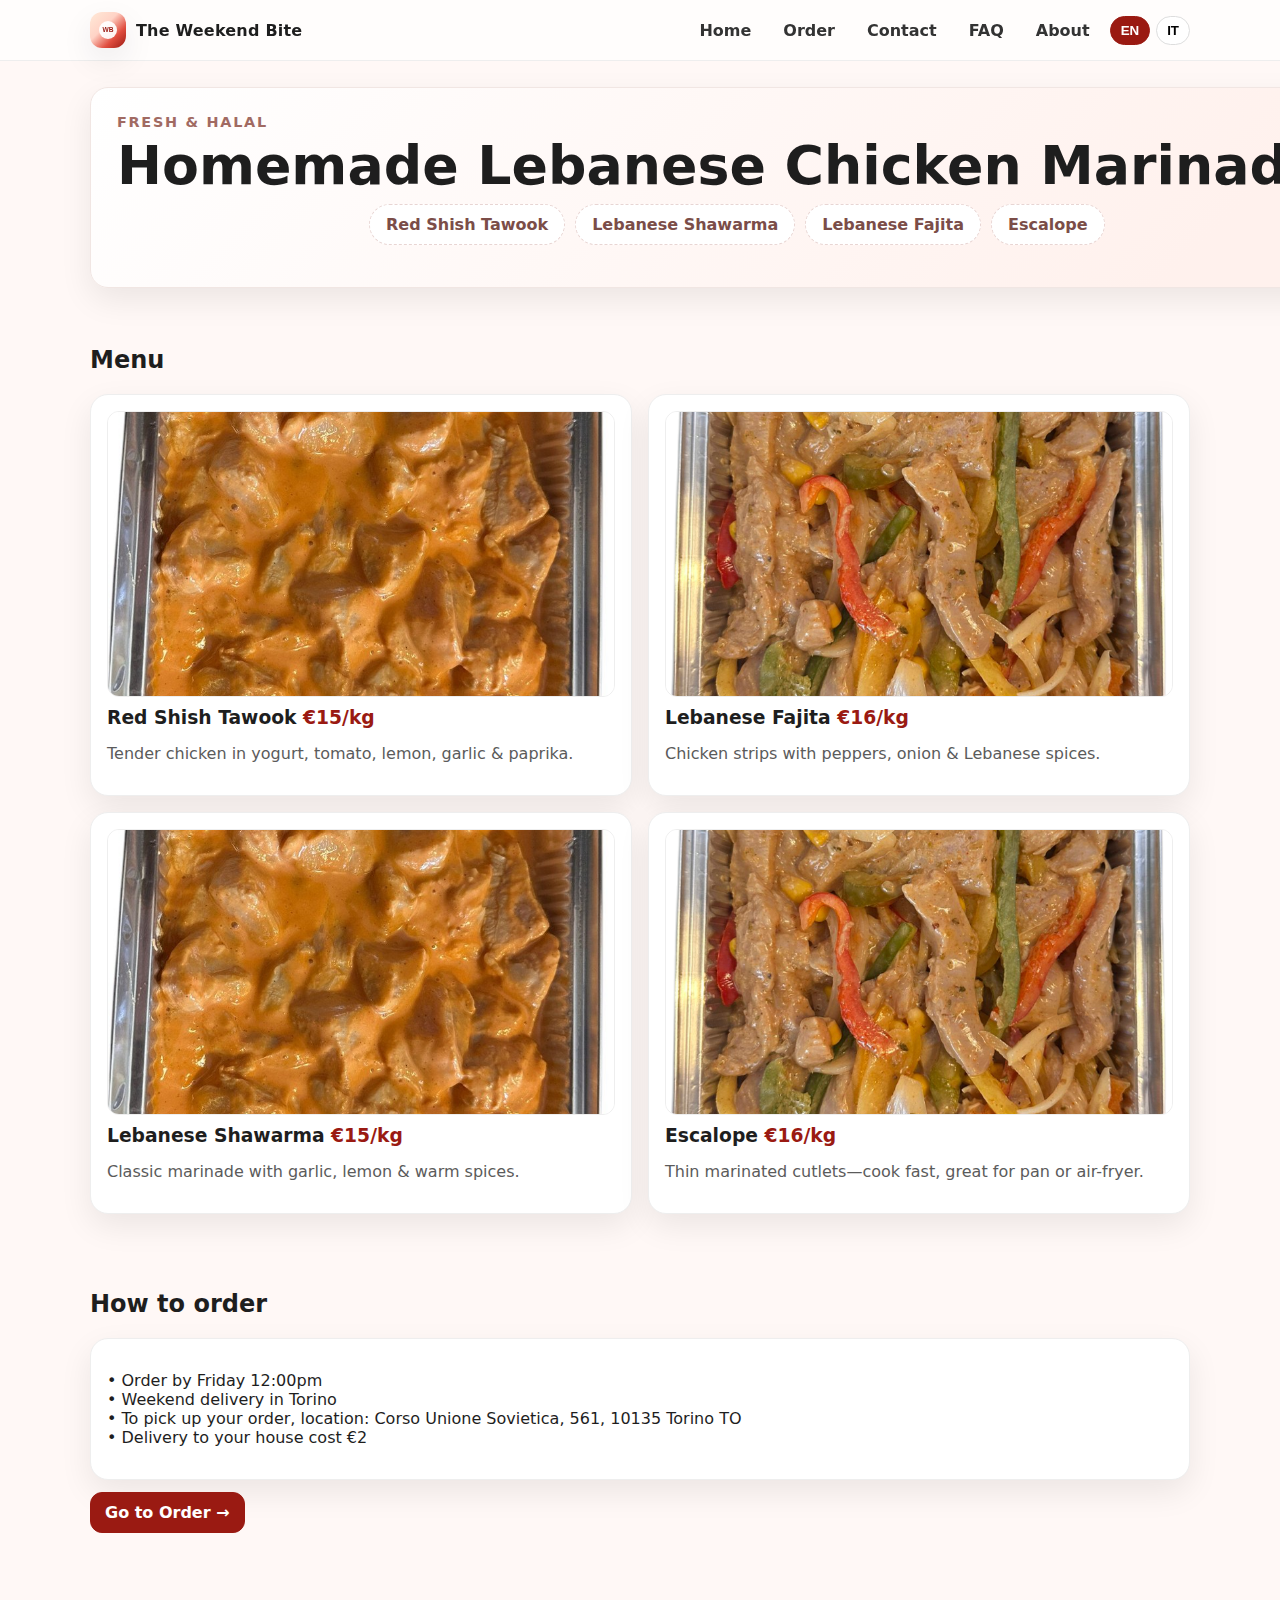
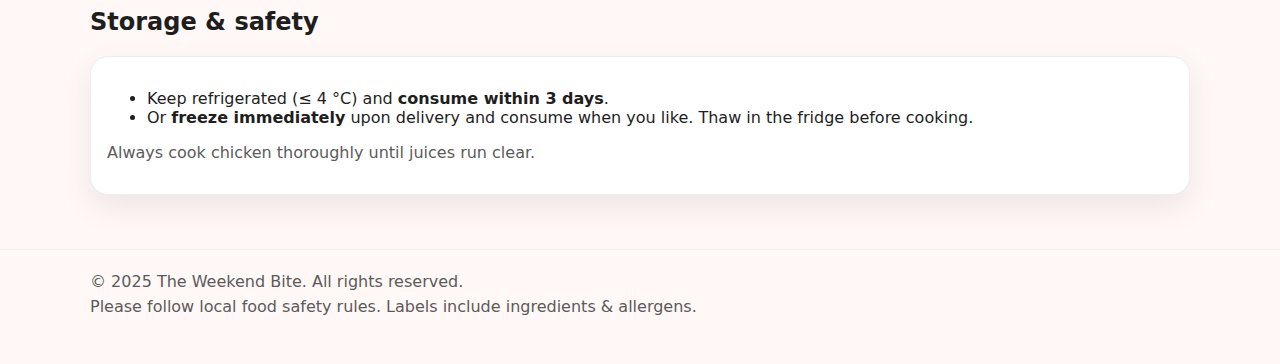
<file: index.html>
<!DOCTYPE html>
<html lang="en">
<head>
  <meta charset="utf-8" />
  <meta name="viewport" content="width=device-width, initial-scale=1" />
  <title>The Weekend Bite • Lebanese Chicken Marinades in Torino</title>
  <meta name="description" content="Fresh, halal, homemade Lebanese chicken marinades in Torino. Weekend delivery. Min 1 kg. " />
  <meta name="theme-color" content="#9a1a12" />
  <link rel="icon" href="assets/img/logo.svg" type="image/svg+xml">
  <link rel="stylesheet" href="assets/css/style.css" />
  <meta property="og:title" content="The Weekend Bite • Lebanese Chicken Marinades in Torino" />
  <meta property="og:description" content="Fresh, halal, homemade Lebanese chicken marinades in Torino. Weekend delivery. Min 1 kg. " />
  <meta property="og:type" content="website" />
  <meta property="og:image" content="assets/img/hero.svg" />
  <meta property="og:locale" content="it_IT" />
</head>
<body>
  <header>
    <div class="container nav">
      <div class="brand">
        <img src="assets/img/logo.svg" alt="The Weekend Bite logo" class="logo" />
        <div>The Weekend Bite</div>
      </div>
      <nav class="navlinks">
        <a href="index.html" data-i18n="nav.home">Home</a>
        <a href="order.html" data-i18n="nav.order">Order <span id="order-count" class="order-count" style="display:none"></span></a>
        <a href="contact.html" data-i18n="nav.contact">Contact</a>
        <a href="faq.html" data-i18n="nav.faq">FAQ</a>
        <a href="about.html" data-i18n="nav.about">About</a>
        <div class="lang">
          <button id="btn-en" class="active" aria-label="English">EN</button>
          <button id="btn-it" aria-label="Italiano">IT</button>
        </div>
      </nav>
    </div>
  </header>
  <main class="container">

  <section class="hero">
    <div class="panel">
      <div class="kicker" data-i18n="hero.kicker">Fresh &amp; Halal</div>
      <h1 data-i18n="hero.h1">Homemade Lebanese Chicken Marinades</h1>
      <div class="chips">
        <div class="chip">Red Shish Tawook</div>
        <div class="chip">Lebanese Shawarma</div>
        <div class="chip">Lebanese Fajita</div>
        <div class="chip">Escalope</div>
      </div>
    </div>
</section>

  <section class="section">
    <h2>Menu</h2><div class="cards grid-2">
      <article class="card">
        <img class="food-img" src="assets/img/tawook_wide.jpg" alt="Red Shish Tawook" />
        <h3>Red Shish Tawook <span class="price">€15/kg</span></h3>
        <p class="muted">Tender chicken in yogurt, tomato, lemon, garlic & paprika.</p>
        
      </article>
      <article class="card">
        <img class="food-img" src="assets/img/fajita_wide.png" alt="Lebanese Fajita" />
        <h3>Lebanese Fajita <span class="price">€16/kg</span></h3>
        <p class="muted">Chicken strips with peppers, onion & Lebanese spices.</p>
        
      </article>
      <article class="card">
        <img class="food-img" src="assets/img/tawook_wide.jpg" alt="Lebanese Shawarma" />
        <h3>Lebanese Shawarma <span class="price">€15/kg</span></h3>
        <p class="muted">Classic marinade with garlic, lemon & warm spices.</p>
        
      </article>
      <article class="card">
        <img class="food-img" src="assets/img/fajita_wide.png" alt="Escalope" />
        <h3>Escalope <span class="price">€16/kg</span></h3>
        <p class="muted">Thin marinated cutlets—cook fast, great for pan or air-fryer.</p>
        
      </article>
    </div></section>


  <section class="section">
    <h2>How to order</h2>
    <div class="card">
      <p>• Order by Friday 12:00pm <br> • Weekend delivery in Torino <br> • To pick up your order, location: Corso Unione Sovietica, 561, 10135 Torino TO  <br> • Delivery to your house cost €2</p>
    </div>
  
    <div class="actions" style="margin-top:12px;"><a class="btn primary" href="order.html">Go to Order →</a></div>
  </section>

  <section class="section">
    <h2>Storage &amp; safety</h2>
    <div class="card">
      <ul>
        <li>Keep refrigerated (≤ 4&nbsp;°C) and <b>consume within 3 days</b>.</li>
        <li>Or <b>freeze immediately</b> upon delivery and consume when you like. Thaw in the fridge before cooking.</li>
      </ul>
      <p class="muted" style="margin-top:8px;">Always cook chicken thoroughly until juices run clear.</p>
    </div>
  </section>

  </section>

  </main>
  <footer>
    <div class="container">
      <div class="muted">© 2025 The Weekend Bite. <span>All rights reserved.</span></div>
      <div class="muted" style="margin-top:6px;">Please follow local food safety rules. Labels include ingredients & allergens.</div>
    </div>
  </footer>
  <script src="assets/js/config.js"></script>
  <script src="assets/js/i18n.dict.js?v=1"></script> <!-- NEW -->
  <script src="assets/js/i18n.js"></script>
  <script src="assets/js/site.js"></script>
  <script src="assets/js/backend.js"></script>
</body>
</html>
</file>
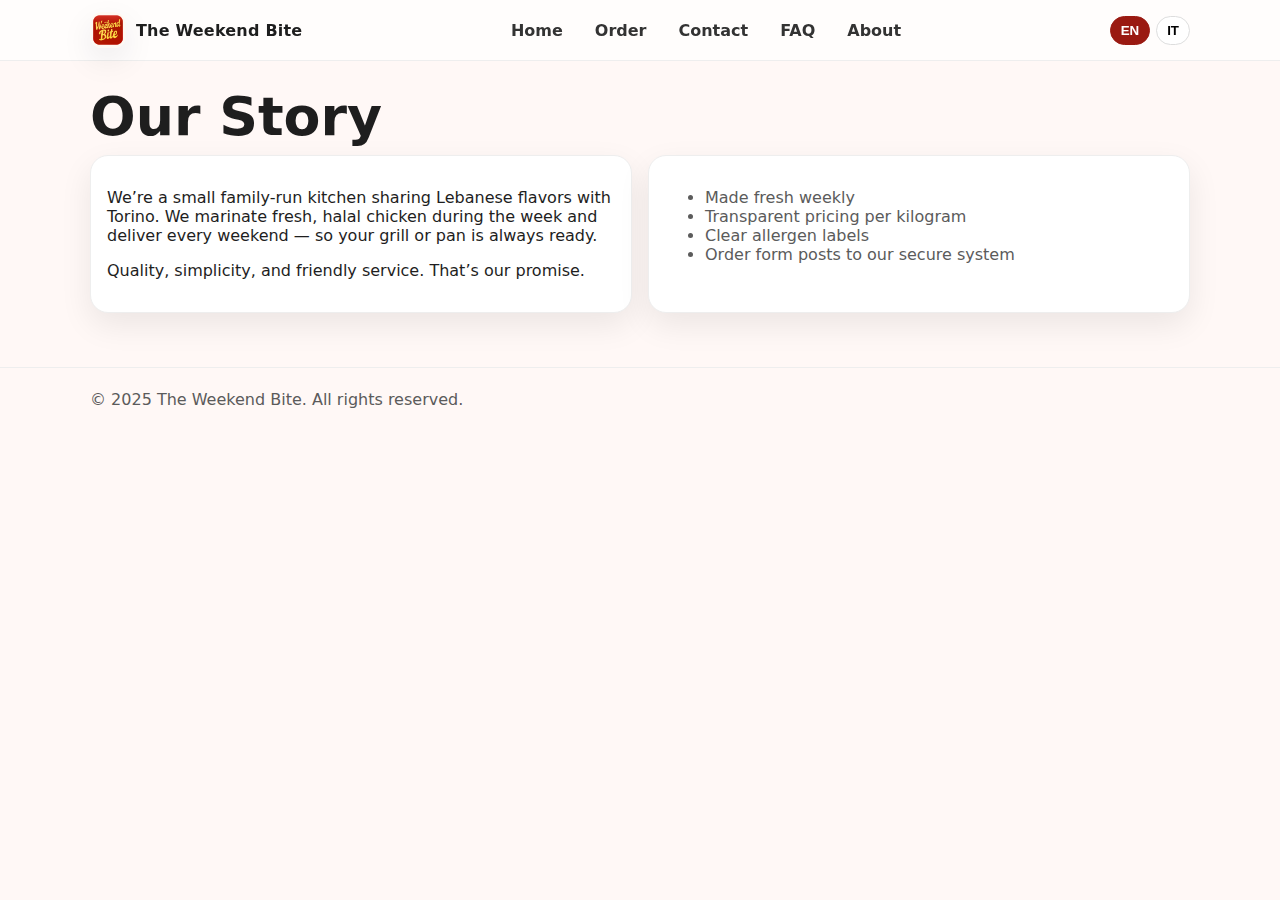
<file: about.html>
<!DOCTYPE html>
<html lang="en">
<head>
  <meta charset="utf-8" />
  <meta name="viewport" content="width=device-width, initial-scale=1" />
  <title>About • The Weekend Bite</title>
  <meta name="description" content="Our story: Lebanese family recipes brought to Torino with weekend delivery." />
  <meta name="theme-color" content="#9a1a12" />
  <link rel="icon" href="assets/img/logo.png" type="image/png">
  <link rel="stylesheet" href="assets/css/style.css?v=23" />
  <meta property="og:title" content="About • The Weekend Bite" />
  <meta property="og:description" content="Our story: Lebanese family recipes brought to Torino with weekend delivery." />
  <meta property="og:type" content="website" />
  <meta property="og:image" content="assets/img/hero.svg" />
  <meta property="og:locale" content="it_IT" />
</head>
<body>
<header>
  <div class="container nav">
    <div class="brand">
      <img src="assets/img/logo.png" alt="The Weekend Bite logo" class="logo" />
      <div>The Weekend Bite</div>
    </div>

    <nav class="navlinks">
      <a href="index.html" data-i18n="nav.home">Home</a>
      <a href="order.html" data-i18n="nav.order">Order
        <span id="order-count" class="order-count" style="display:none"></span>
      </a>
      <a href="contact.html" data-i18n="nav.contact">Contact</a>
      <a href="faq.html" data-i18n="nav.faq">FAQ</a>
      <a href="about.html" data-i18n="nav.about">About</a>
    </nav>

    <div class="lang">
      <button id="btn-en" class="active" aria-label="English">EN</button>
      <button id="btn-it" aria-label="Italiano">IT</button>
    </div>
  </div>
</header>
  <main class="container">

  <section class="section">
    <h1 data-i18n="about.title">Our Story</h1>
    <div class="grid-2">
      <div class="card">
        <p>We’re a small family-run kitchen sharing Lebanese flavors with Torino. We marinate fresh, halal chicken during the week and deliver every weekend — so your grill or pan is always ready.</p>
        <p>Quality, simplicity, and friendly service. That’s our promise.</p>
      </div>
      <div class="card">
        <ul class="muted">
          <li>Made fresh weekly</li>
          <li>Transparent pricing per kilogram</li>
          <li>Clear allergen labels</li>
          <li>Order form posts to our secure system</li>
        </ul>
      </div>
    </div>
  </section>

  </main>
  <footer>
    <div class="container">
      <div class="muted">© 2025 The Weekend Bite. <span>All rights reserved.</span></div>
    </div>
  </footer>
  <script src="assets/js/config.js"></script>
   <script src="assets/js/i18n.dict.js?v=1"></script> <!-- NEW -->
  <script src="assets/js/i18n.js"></script>
  <script src="assets/js/site.js"></script>
  <script src="assets/js/backend.js"></script>
</body>
</html>
</file>
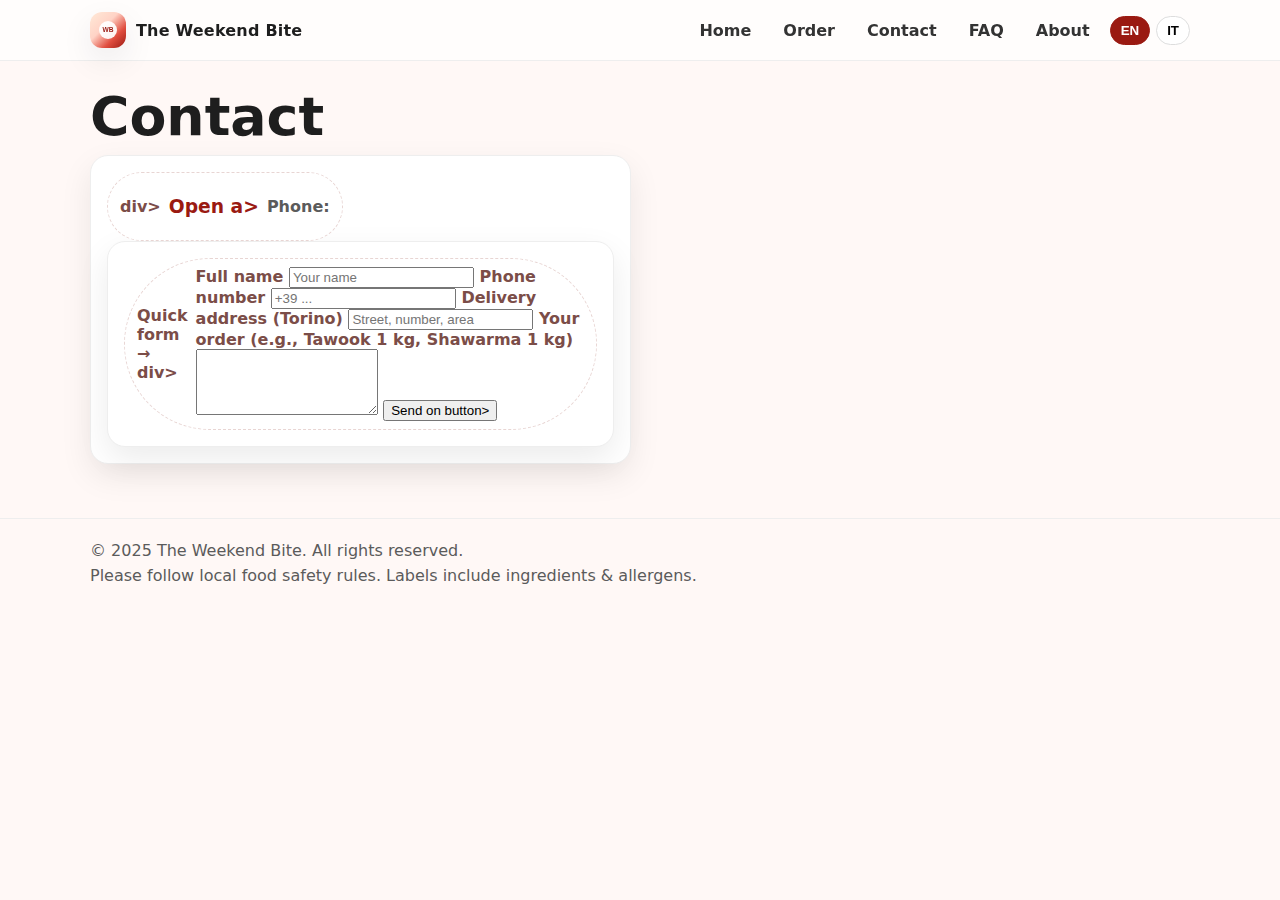
<file: contact.html>
<!DOCTYPE html>
<html lang="en">
<head>
  <meta charset="utf-8" />
  <meta name="viewport" content="width=device-width, initial-scale=1" />
  <title>Contact • The Weekend Bite</title>
  <meta name="description" content="Contact us on via the form to order Lebanese chicken marinades in Torino." />
  <meta name="theme-color" content="#9a1a12" />
  <link rel="icon" href="assets/img/logo.svg" type="image/svg+xml">
  <link rel="stylesheet" href="assets/css/style.css" />
  <meta property="og:title" content="Contact • The Weekend Bite" />
  <meta property="og:description" content="Contact us on via the form to order Lebanese chicken marinades in Torino." />
  <meta property="og:type" content="website" />
  <meta property="og:image" content="assets/img/hero.svg" />
  <meta property="og:locale" content="it_IT" />
</head>
<body>
  <header>
    <div class="container nav">
      <div class="brand">
        <img src="assets/img/logo.svg" alt="The Weekend Bite logo" class="logo" />
        <div>The Weekend Bite</div>
      </div>
      <nav class="navlinks">
        <a href="index.html" data-i18n="nav.home">Home</a>
        <a href="order.html" data-i18n="nav.order">Order <span id="order-count" class="order-count" style="display:none"></span></a>
        <a href="contact.html" data-i18n="nav.contact">Contact</a>
        <a href="faq.html" data-i18n="nav.faq">FAQ</a>
        <a href="about.html" data-i18n="nav.about">About</a>
        <div class="lang">
          <button id="btn-en" class="active" aria-label="English">EN</button>
          <button id="btn-it" aria-label="Italiano">IT</button>
        </div>
      </nav>
    </div>
  </header>
  <main class="container">

  <section class="section">
    <h1 data-i18n="contact.title">Contact</h1>
    <div class="cards" style="grid-template-columns:1fr 1fr;">
      <div class="card">
        <div class="badge">div>
        <h3><a data-wa target="_blank" rel="noopener">Open a></h3>
        <p class="muted">Phone: <span data-phone></span></p>
      </div>
      <div class="card">
        <div class="badge">Quick form → div>
        <form class="form" onsubmit="submitToevent)">
          <label>Full name <input id="f-name" required placeholder="Your name"/></label>
          <label>Phone number <input id="f-phone" required placeholder="+39 ..."/></label>
          <label>Delivery address (Torino) <input id="f-address" required placeholder="Street, number, area"/></label>
          <label>Your order (e.g., Tawook 1 kg, Shawarma 1 kg) <textarea id="f-order" rows="4" required></textarea></label>
          <button class="btn primary" type="submit">Send on button>
        </form>
        <script>
          function submitToe){
            e.preventDefault();
            var name = document.getElementById('f-name').value.trim();
            var phone = document.getElementById('f-phone').value.trim();
            var addr  = document.getElementById('f-address').value.trim();
            var order = document.getElementById('f-order').value.trim();
            var msg = 'Ciao! Sono ' + name + '. Telefono: ' + phone + '. Indirizzo: ' + addr + '. Ordine: ' + order + '.';
            window.open(window.SITE_CONFIG.wa + encodeURIComponent(msg), "_blank");
          }
        </script>
      </div>
    </div>
  </section>

  </main>
  <footer>
    <div class="container">
      <div class="muted">© 2025 The Weekend Bite. <span>All rights reserved.</span></div>
      <div class="muted" style="margin-top:6px;">Please follow local food safety rules. Labels include ingredients & allergens.</div>
    </div>
  </footer>
  <script src="assets/js/config.js"></script>
  <script src="assets/js/i18n.dict.js?v=1"></script> <!-- NEW -->
  <script src="assets/js/i18n.js"></script>
  <script src="assets/js/site.js"></script>
  <script src="assets/js/backend.js"></script>
</body>
</html>
</file>
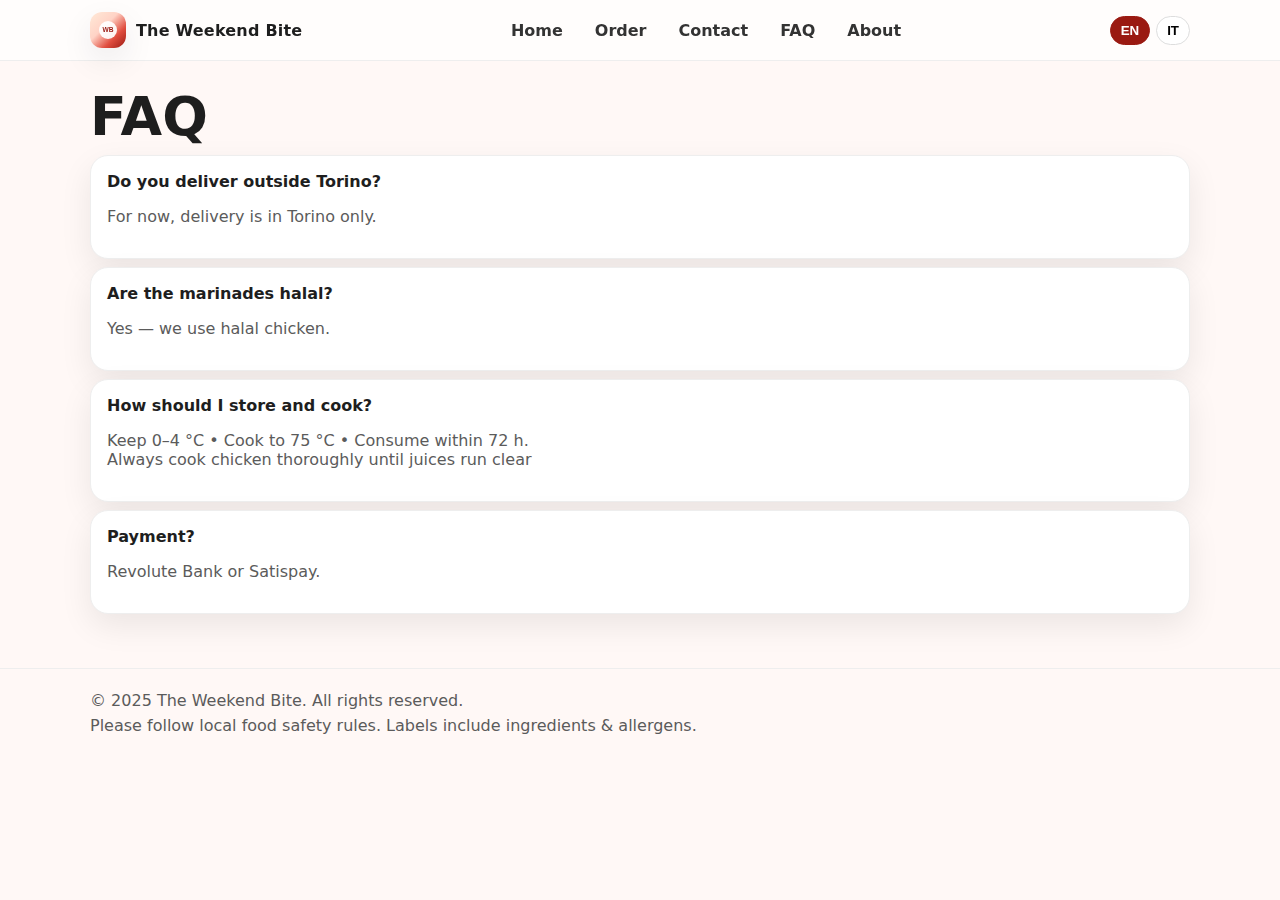
<file: faq.html>
<!DOCTYPE html>
<html lang="en">
<head>
  <meta charset="utf-8" />
  <meta name="viewport" content="width=device-width, initial-scale=1" />
  <title>FAQ • The Weekend Bite</title>
  <meta name="description" content="Answers about delivery area, halal, storage, and payment." />
  <meta name="theme-color" content="#9a1a12" />
  <link rel="icon" href="assets/img/logo.svg" type="image/svg+xml">
  <link rel="stylesheet" href="assets/css/style.css?v=23" />
  <meta property="og:title" content="FAQ • The Weekend Bite" />
  <meta property="og:description" content="Answers about delivery area, halal, storage, and payment." />
  <meta property="og:type" content="website" />
  <meta property="og:image" content="assets/img/hero.svg" />
  <meta property="og:locale" content="it_IT" />
</head>
<body>
  
<header>
  <div class="container nav">
    <div class="brand">
      <img src="assets/img/logo.svg" alt="The Weekend Bite logo" class="logo" />
      <div>The Weekend Bite</div>
    </div>

    <nav class="navlinks">
      <a href="index.html" data-i18n="nav.home">Home</a>
      <a href="order.html" data-i18n="nav.order">Order
        <span id="order-count" class="order-count" style="display:none"></span>
      </a>
      <a href="contact.html" data-i18n="nav.contact">Contact</a>
      <a href="faq.html" data-i18n="nav.faq">FAQ</a>
      <a href="about.html" data-i18n="nav.about">About</a>
    </nav>

    <div class="lang">
      <button id="btn-en" class="active" aria-label="English">EN</button>
      <button id="btn-it" aria-label="Italiano">IT</button>
    </div>
  </div>
</header>
  
  <main class="container">

  <section class="section">
    <h1 data-i18n="faq.title">FAQ</h1>
    <div class="stack">
      <div class="card">
        <strong>Do you deliver outside Torino?</strong>
        <p class="muted">For now, delivery is in Torino only.</p>
      </div>
      <div class="card">
        <strong>Are the marinades halal?</strong>
        <p class="muted">Yes — we use halal chicken.</p>
      </div>
      <div class="card">
        <strong>How should I store and cook?</strong>
        <p class="muted">Keep 0–4 °C • Cook to 75 °C • Consume within 72 h. <br> Always cook chicken thoroughly until juices run clear </p>
      </div>
      <div class="card">
        <strong>Payment?</strong>
        <p class="muted">Revolute Bank or Satispay.</p>
      </div>
    </div>
  </section>

  </main>
  <footer>
    <div class="container">
      <div class="muted">© 2025 The Weekend Bite. <span>All rights reserved.</span></div>
      <div class="muted" style="margin-top:6px;">Please follow local food safety rules. Labels include ingredients & allergens.</div>
    </div>
  </footer>
  <script src="assets/js/config.js"></script>
  <script src="assets/js/i18n.dict.js?v=1"></script> <!-- NEW -->
  <script src="assets/js/i18n.js"></script>
  <script src="assets/js/site.js"></script>
  <script src="assets/js/backend.js"></script>
</body>
</html>
</file>
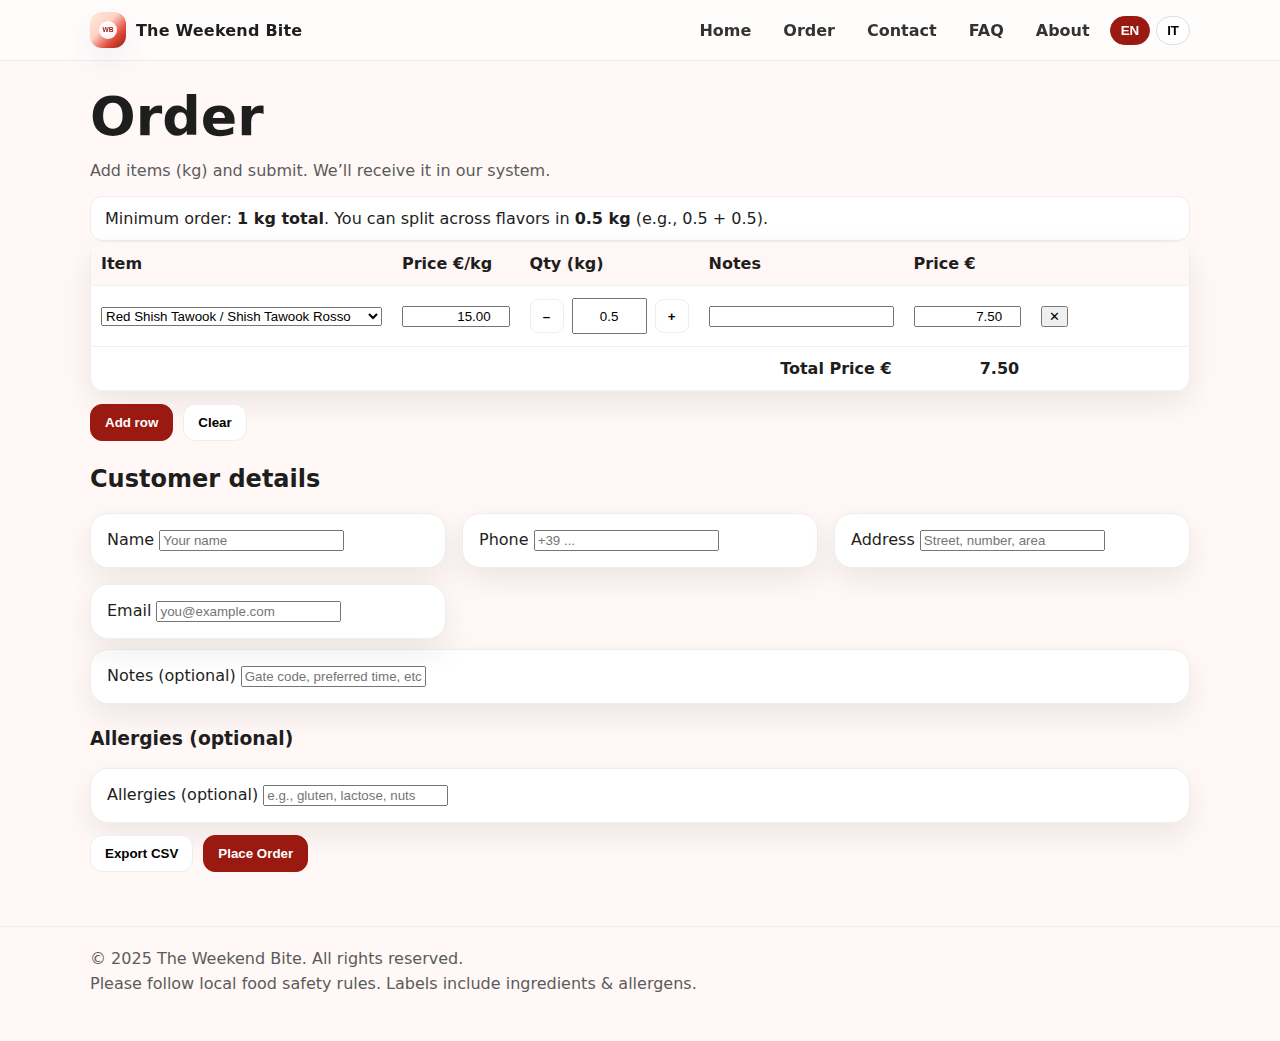
<file: order.html>
<!DOCTYPE html>
<html lang="en">
<head>
  <meta charset="utf-8" />
  <meta name="viewport" content="width=device-width, initial-scale=1" />
  <title>Order • The Weekend Bite</title>
  <meta name="description" content="Build your order in an Excel-style grid and submit it to our system." />
  <meta name="theme-color" content="#9a1a12" />
  <link rel="icon" href="assets/img/logo.svg" type="image/svg+xml">
  <link rel="stylesheet" href="assets/css/style.css?v=22" />
  <meta property="og:title" content="Order • The Weekend Bite" />
  <meta property="og:description" content="Build your order in an Excel-style grid and submit it to our system." />
  <meta property="og:type" content="website" />
  <meta property="og:image" content="assets/img/hero.svg" />
  <meta property="og:locale" content="it_IT" />
  <meta name="viewport" content="width=device-width, initial-scale=1" /> <!-- NEW -->
</head>
<body>
  <header>
    <div class="container nav">
      <div class="brand">
        <img src="assets/img/logo.svg" alt="The Weekend Bite logo" class="logo" />
        <div>The Weekend Bite</div>
      </div>
      <nav class="navlinks">
        <a href="index.html" data-i18n="nav.home">Home</a>
        <a href="order.html" data-i18n="nav.order">Order <span id="order-count" class="order-count" style="display:none"></span></a>
        <a href="contact.html" data-i18n="nav.contact">Contact</a>
        <a href="faq.html" data-i18n="nav.faq">FAQ</a>
        <a href="about.html" data-i18n="nav.about">About</a>
        <div class="lang">
          <button id="btn-en" class="active" aria-label="English">EN</button>
          <button id="btn-it" aria-label="Italiano">IT</button>
        </div>
      </nav>
    </div>
  </header>

  <main class="container">
    <section class="section">
      <h1 data-i18n="order.grid.title">Order</h1>
      <p class="muted" data-i18n="order.grid.desc">Add items (kg) and submit. We’ll receive it in our system.</p>
<div class="notice" data-i18n="order.minimumOrder"> Minimum order: <b>1 kg total</b>. You can split across flavors in <b>0.5 kg</b> (e.g., 0.5 + 0.5).</div>

      <div class="table-wrap">
        <table class="table">
          <thead>
            <tr>
              <th data-i18n="order.item">Item</th>
              <th data-i18n="order.price">Price €/kg</th>
              <th data-i18n="order.qty">Qty (kg)</th>
              <th data-i18n="order.notes">Notes</th>
              <th data-i18n="order.total">Price €</th>
              <th></th>
            </tr>
          </thead>
          <tbody id="rows"></tbody>
          <tfoot>
            <tr>
              <td colspan="4" style="text-align:right;"><strong data-i18n="order.grand">Total Price €</strong></td>
              <td><strong id="grand">0.00</strong></td>
              <td></td>
            </tr>
          </tfoot>
        </table>
      </div>

       <!-- Move the Add row and Clear buttons here -->
      <div class="actions" style="margin-bottom: 20px;">
        <button id="add" class="btn primary" data-i18n="order.add">Add row</button>
        <button id="clear" class="btn" data-i18n="order.clear">Clear</button>
      </div>

      <h2 style="margin-top:24px">Customer details</h2>
      <div class="grid-3">
        <div class="card"><label>Name <input id="c-name" required placeholder="Your name"></label></div>
        <div class="card"><label>Phone <input id="c-phone" required placeholder="+39 ..."></label></div>
        <div class="card"><label>Address <input id="c-addr" required placeholder="Street, number, area"></label></div>
        <div class="card"><label>Email   <input id="c-email" type="email" required placeholder="you@example.com" autocomplete="email"></label></div>
      </div>
      <div class="card" style="margin-top:10px;">
        <label>Notes (optional) <input id="c-notes" placeholder="Gate code, preferred time, etc."></label>
        <input id="hp-field" name="website" type="text" style="display:none" autocomplete="off">
      </div>

      

<!-- Allergies -->
<h3 style="margin-top:24px">Allergies (optional)</h3>

<!-- Allergies -->
<div class="card" id="allergy-section" style="margin-top:10px;">
  <label>Allergies (optional)
    <input id="c-allergies" placeholder="e.g., gluten, lactose, nuts">
  </label>
</div>

      <div class="actions">
        <button id="csv" class="btn" data-i18n="order.export">Export CSV</button>
        <button id="place-order" class="btn primary" data-i18n="order.sendwa">Place Order</button>
      </div>
    </section>
  </main>

  <footer>
    <div class="container">
      <div class="muted">© 2025 The Weekend Bite. <span>All rights reserved.</span></div>
      <div class="muted" style="margin-top:6px;">Please follow local food safety rules. Labels include ingredients & allergens.</div>
    </div>
  </footer>

  <!-- Load globals first, then backend, then order logic (with cache-busting) -->
  <script src="assets/js/config.js?v=9"></script>
  <script src="assets/js/i18n.dict.js?v=1"></script> <!-- NEW -->
  <script src="assets/js/i18n.js?v=9"></script>
  <script src="assets/js/site.js?v=9"></script>
  <script src="assets/js/backend.js?v=13"></script>
  <script src="assets/js/order.js?v=14"></script>
</body>
</html>
</file>
<file: assets/css/style.css>
:root{--bg:#fff8f6;--panel:#ffffff;--ink:#1e1e1e;--muted:#5b5b5b;--brand:#9a1a12;--brand-2:#f1c22e;--border:#eee;--radius:18px;--shadow:0 12px 32px rgba(10,10,10,.08)}
*{box-sizing:border-box}
html,body{margin:0;padding:0;font-family:Inter,ui-sans-serif,system-ui,-apple-system,Segoe UI,Roboto,Helvetica,Arial;color:var(--ink);background:var(--bg)}
a{color:var(--brand);text-decoration:none}
img{max-width:100%;display:block}

.container{width:min(1100px,92%);margin:0 auto}

header{position:sticky;top:0;background:rgba(255,255,255,.7);backdrop-filter:blur(8px);border-bottom:1px solid var(--border);z-index:40}
.nav{display:flex;align-items:center;justify-content:space-between;padding:12px 0;gap:12px}
.brand{display:flex;align-items:center;gap:10px;font-weight:800;letter-spacing:.2px}
.brand .logo{width:36px;height:36px;border-radius:12px;box-shadow:var(--shadow)}

.navlinks{display:flex;gap:8px;align-items:center;flex-wrap:wrap}
.navlinks a{padding:8px 12px;border-radius:999px;font-weight:600;color:#333}
.navlinks a.active{background:rgba(154,26,18,.1)}

.lang{display:flex;gap:6px;align-items:center}
.lang button{border:1px solid #ddd;background:#fff;padding:6px 10px;border-radius:999px;cursor:pointer;font-weight:700}
.lang button.active{background:var(--brand);color:#fff;border-color:var(--brand)}

.hero{display:grid;grid-template-columns:1fr;gap:26px;align-items:center;padding:26px 0 10px}
.hero .panel{background:linear-gradient(135deg,#ffffff 0%,#fff1ed 85%);border:1px solid #f1e6e3;border-radius:var(--radius);padding:26px;box-shadow:var(--shadow)}
h1{font-size:clamp(32px,4.2vw,56px);line-height:1.05;margin:0 0 10px}
.kicker{font-size:.9rem;font-weight:800;text-transform:uppercase;letter-spacing:.12em;color:#a16a62;margin-bottom:8px}
.tagline{font-size:clamp(15px,2vw,18px);color:var(--muted);margin:10px 0 18px}

.chips{display:flex;flex-wrap:wrap;gap:10px;margin:10px 0 16px;justify-content:center;align-items:center}
.chip{background:#fff;border:1px dashed #e8d5d3;padding:10px 16px;border-radius:999px;font-weight:700;color:#7b4d48}

.cta{display:flex;gap:12px;align-items:center;flex-wrap:wrap}
.cta .btn{display:inline-flex;align-items:center;gap:10px;background:var(--brand);color:white;padding:12px 16px;border-radius:14px;font-weight:800;box-shadow:var(--shadow)}

.section{padding:28px 0}

.cards{display:grid;grid-template-columns:repeat(3,1fr);gap:18px}
.card{background:var(--panel);border:1px solid var(--border);border-radius:var(--radius);box-shadow:var(--shadow);padding:16px}
.card h3{margin:8px 0}
.price{font-weight:900;color:var(--brand)}
.muted{color:var(--muted)}

/* fixed border */
.food-img{width:100%;aspect-ratio:16/9;height:auto;object-fit:cover;border-radius:12px;border:1px solid #eee;margin-bottom:10px;}
@media (hover:hover){ .food-img:hover{object-fit:contain;transform:scale(1.4) rotate(90deg);} }

.notice{background:#fff;border:1px solid var(--border);border-radius:12px;padding:12px 14px;margin-top:10px}
.grid-3{display:grid;grid-template-columns:repeat(3,1fr);gap:16px}
.grid-2{display:grid;grid-template-columns:repeat(2,1fr);gap:16px}
.stack{display:flex;flex-direction:column;gap:8px}

footer{border-top:1px solid var(--border);padding:22px 0 48px;color:var(--muted);margin-top:26px}
.badge{display:inline-flex;align-items:center;gap:8px;padding:8px 12px;border:1px dashed #e8d5d3;border-radius:999px;background:#fff;color:#7b4d48;font-weight:700}
.actions{display:flex;flex-wrap:wrap;gap:10px;margin-top:12px}
.actions .btn{border:1px solid var(--border);border-radius:12px;background:#fff;padding:10px 14px;cursor:pointer;font-weight:800}
.actions .btn.primary{background:var(--brand);color:#fff;border-color:var(--brand)}
.order-count{background:var(--brand);color:#fff;border-radius:999px;padding:2px 8px;font-size:.8rem;font-weight:800;margin-left:6px}

.table-wrap{background:#fff;border:1px solid var(--border);border-radius:14px;box-shadow:var(--shadow);overflow:hidden}
table.table{width:100%;border-collapse:collapse}
table.table th, table.table td{padding:12px 10px;border-bottom:1px solid #f1f1f1;text-align:left}
table.table th{background:#fff7f5;font-weight:800}
table.table tfoot td{font-weight:900}

/* Qty stepper (matches your JS) */
.qty-wrap{display:flex;align-items:center;gap:8px}
.qty-btn{border:1px solid var(--border);background:#fff;width:36px;height:36px;border-radius:8px;font-weight:800;line-height:1;display:inline-flex;align-items:center;justify-content:center;cursor:pointer}
.qty-wrap input{text-align:center;height:36px}
@media (max-width:640px){
  .qty-wrap{gap:6px}
  .qty-btn{width:34px;height:34px}
}

/* Form layout */
.form-group{margin-bottom:15px}
.form-group label{display:block;font-weight:bold;margin-bottom:5px}
.form-group input,.form-group textarea{width:100%;padding:10px;font-size:16px;border:1px solid #ccc;border-radius:5px}
.form-group textarea{resize:vertical}
.form-group button{padding:10px 20px;font-size:16px;border:none;background-color:#9a1a12;color:white;border-radius:5px;cursor:pointer}
.form-group button:hover{background-color:#7a160f}

/* ---------- RESPONSIVE TWEAKS ---------- */
@media (max-width:900px){ .cards{grid-template-columns:1fr} }
@media (max-width:640px){
  .grid-2{grid-template-columns:1fr}
  .grid-3{grid-template-columns:1fr}
}
@media (max-width:520px){ .section{padding:20px 0} }
@media (max-width:520px){ .actions{flex-direction:column} .actions .btn{width:100%;text-align:center} }
@media (max-width:520px){ table.table th,table.table td{padding:10px 8px;font-size:14px} }
@media (max-width:768px){ .form-group{margin-bottom:12px} .form-group input,.form-group textarea,.form-group button{font-size:14px} .form-group button{padding:12px 16px;width:100%} }
@media (min-width:1000px){ .hero .panel h1{white-space:nowrap;overflow-wrap:normal} }

/* ===== Mobile header: brand, links, EN/IT (right) ===== */
@media (max-width: 640px){
  .nav{
    display:grid;
    grid-template-columns:1fr;
    grid-template-areas:
      "brand"
      "links"
      "lang";
    gap:8px;
    padding:8px 0;
    align-items:center;
  }
  .brand{ grid-area:brand; gap:8px; }
  .brand .logo{ width:34px; height:34px; }
  .brand > div{ font-weight:800; font-size:18px; line-height:1.1; }

  .navlinks{
    grid-area:links;
    display:flex;
    flex-wrap:wrap;
    gap:6px;
    justify-content:center; /* or flex-start */
    overflow:visible;
    white-space:normal;
  }
  .navlinks a{ padding:6px 10px; font-size:14px; border-radius:999px; }

  .lang{
    grid-area:lang;
    display:flex;
    gap:8px;
    justify-content:flex-end; /* EN/IT on the right under links */
  }

  .hero .panel{ padding:16px; }
  h1{ font-size:clamp(24px,7vw,34px); margin-bottom:8px; }
  .kicker{ font-size:.8rem; margin-bottom:6px; }
  .chips{ gap:6px; }
  .chip{ padding:6px 10px; font-size:.92rem; }

  .food-img:hover{ transform:none !important; object-fit:cover !important; }
}

/* ===== Order table → stacked cards on phones ===== */
@media (max-width: 640px){
  .table-wrap{ overflow: visible !important; box-shadow: none; }
  table.table thead{ display:none; }

  table.table tbody tr{
    display:grid;
    grid-template-columns:1fr 1fr;
    gap:10px 12px;
    background:#fff;
    border:1px solid var(--border);
    border-radius:12px;
    padding:12px;
    margin-bottom:10px;
  }
  table.table tbody td{
    display:flex;
    flex-direction:column;
    gap:6px;
    padding:0;
    border:0;
  }
  table.table tbody td::before{
    content:attr(data-label);
    font-weight:700;
    font-size:.9rem;
    color:var(--ink);
    opacity:.85;
  }

  table.table select,
  table.table input{ width:100%; min-width:0; height:38px; }

  table.table td:nth-child(2) input,
  table.table td:nth-child(3) input,
  table.table td:nth-child(5) input{ text-align:center; }

  table.table tbody td:last-child{
    grid-column:2;
    display:flex; align-items:center; justify-content:flex-end;
  }
  table.table tbody td:last-child .btn{
    width:36px; height:36px; padding:0;
    display:inline-flex; align-items:center; justify-content:center;
  }

  table.table tfoot td{ padding:10px 0; }
}





/* ===== Order row alignment on phones (stacked-card view) ===== */
@media (max-width: 640px){
  /* card grid: 2 equal columns */
  table.table tbody tr{
    grid-template-columns: 1fr 1fr;
  }

  /* place each cell explicitly to keep a clean matrix */
  table.table tbody td:nth-child(1){ grid-column: 1; } /* Item */
  table.table tbody td:nth-child(2){ grid-column: 2; } /* Price €/kg */
  table.table tbody td:nth-child(3){ grid-column: 1; } /* Qty (kg) */
  table.table tbody td:nth-child(4){ grid-column: 2; } /* Notes */
  table.table tbody td:nth-child(5){ grid-column: 1; } /* Price € */
  table.table tbody td:nth-child(6){ /* delete */
    grid-column: 2;
    align-self: center;           /* vertical alignment */
    justify-self: end;            /* push to the right */
  }

  /* label spacing above controls */
  table.table tbody td::before{
    margin-bottom: 6px;
    line-height: 1.2;
  }

  /* Qty stepper: keep minus, input, plus on one line */
  .qty-wrap{
    display: grid;                /* override flex */
    grid-template-columns: 40px 1fr 40px;
    gap: 8px;
  }
  .qty-btn{
    width: 40px; height: 40px;
    border-radius: 10px;
  }
  .qty-wrap input{
    height: 40px;
    text-align: center;
  }

  /* make other inputs visually consistent */
  table.table select,
  table.table input{
    height: 40px;
    border-radius: 10px;
  }

  /* compact totals row padding */
  table.table tfoot td{ padding: 10px 0; }
}

/* super-small screens: fall back to single column for readability */
@media (max-width: 360px){
  table.table tbody tr{ grid-template-columns: 1fr; }
  table.table tbody td:nth-child(2),
  table.table tbody td:nth-child(4),
  table.table tbody td:nth-child(6){ grid-column: 1; justify-self: end; }
}



/* ===== Desktop: keep right columns visible & aligned ===== */
@media (min-width: 900px){
  /* Let the table size columns naturally and don't clip the edges */
  .table-wrap{ overflow: visible; }
  table.table{ table-layout: auto; }

  /* Reserve space for each column (tweak numbers if you like) */
  table.table th:nth-child(2), table.table td:nth-child(2){ width: 140px; } /* Price €/kg */
  table.table th:nth-child(3), table.table td:nth-child(3){ width: 180px; } /* Qty (+/- + input) */
  table.table th:nth-child(5), table.table td:nth-child(5){ width: 140px; } /* Price € */
  table.table th:nth-child(6), table.table td:nth-child(6){ width: 64px;  } /* X button */

  /* Keep numeric cells readable */
  table.table td:nth-child(2) input,
  table.table td:nth-child(5) input{
    width: 100%;
    text-align: right;
  }

  /* Make the stepper compact so it doesn't steal width */
  .qty-wrap{
    display: inline-grid;
    grid-template-columns: 34px minmax(70px,1fr) 34px;
    gap: 8px;
    vertical-align: middle;
  }
  .qty-btn{ width:34px; height:34px; }

  /* Totals on the right, never clipped */
  table.table tfoot td{
    white-space: nowrap;
    padding-right: 12px;
    text-align: right;
    font-weight: 900;
  }
}


/* Hide native number spinners only for the Qty field */
.qty-wrap input[type="number"] {
  appearance: textfield;           /* modern */
  -moz-appearance: textfield;      /* Firefox */
}

/* Chrome / Edge / Safari */
.qty-wrap input[type="number"]::-webkit-inner-spin-button,
.qty-wrap input[type="number"]::-webkit-outer-spin-button {
  -webkit-appearance: none;
  margin: 0;
}

/* ===== Hero chips layout on phones ===== */
@media (max-width: 640px){
  .hero .panel{ padding:16px 14px; }

  .chips{
    display: grid !important;
    grid-template-columns: repeat(2, minmax(0,1fr)); /* 2 equal cols */
    gap: 10px 12px;                                   /* row / col */
    justify-items: stretch;
    align-items: stretch;
    margin-top: 10px;
  }
  .chip{
    display: flex;
    align-items: center;
    justify-content: center;
    width: 100%;                 /* fill the grid cell */
    padding: 10px 12px;
    font-size: .95rem;
    line-height: 1.2;
    text-align: center;
    white-space: normal;         /* allow wrapping */
    word-break: break-word;      /* avoid overflow with long words */
    border-radius: 999px;
  }
  /* If odd number of chips, center the last one on its own row */
  .chips > .chip:last-child{
    grid-column: 1 / -1;         /* span both columns */
    justify-self: center;
    width: 78%;                  /* a bit narrower so it looks balanced */
  }
}

/* Very small phones: stack to one column */
@media (max-width: 360px){
  .chips{ grid-template-columns: 1fr; }
  .chips > .chip:last-child{ width: 100%; }
}
</file>
